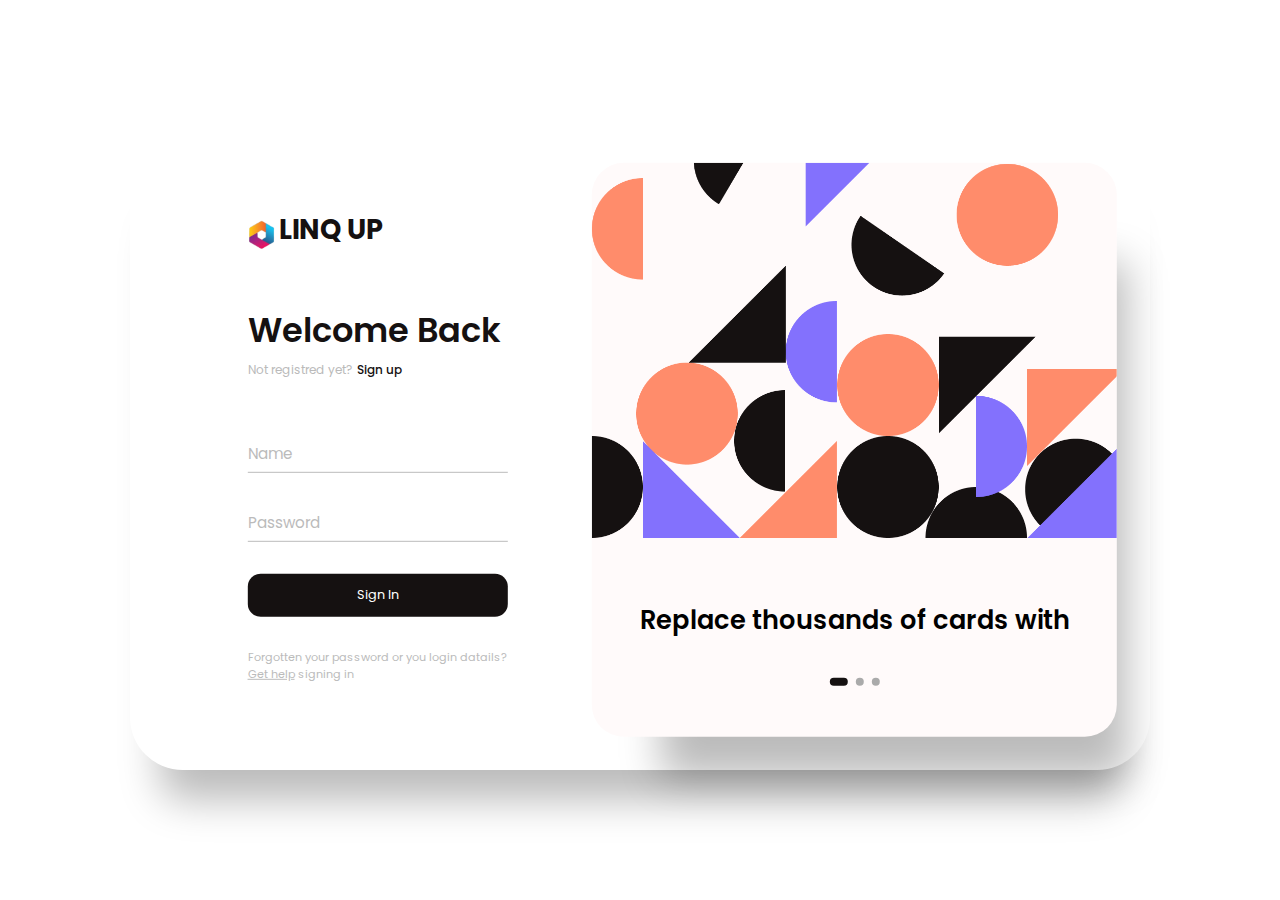
<file: signup-login/index.html>
<!DOCTYPE html>
<html lang="en">
  <head>
    <meta charset="UTF-8" />
    <meta http-equiv="X-UA-Compatible" content="IE=edge" />
    <meta name="viewport" content="width=device-width, initial-scale=1.0" />
    <title>Sign in</title>
    <link rel="stylesheet" href="style.css" />
    <link rel="icon" href="./img/favicon.png">
  </head>
  <body>
    <main>
      <div class="box">
        <div class="inner-box">
          <div class="forms-wrap">
            <form action="index.html" autocomplete="off" class="sign-in-form">
              <div class="logo">
                <img src="./img/favicon.png" alt="linq up" />
                <h4>LINQ UP</h4>
              </div>

              <div class="heading">
                <h2>Welcome Back</h2>
                <h6>Not registred yet?</h6>
                <a href="#" class="toggle">Sign up</a>
              </div>

              <div class="actual-form">
                <div class="input-wrap">
                  <input
                    type="text"
                    minlength="4"
                    class="input-field"
                    autocomplete="off"
                    required
                  />
                  <label>Name</label>
                </div>

                <div class="input-wrap">
                  <input
                    type="password"
                    minlength="4"
                    class="input-field"
                    autocomplete="off"
                    required
                  />
                  <label>Password</label>
                </div>

                <input type="submit" value="Sign In" class="sign-btn" />

                <p class="text">
                  Forgotten your password or you login datails?
                  <a href="https://wa.me/+201004805047">Get help</a> signing in
                </p>
              </div>
            </form>

            <form action="index.html" autocomplete="off" class="sign-up-form">
              <div class="logo">
                <img src="./img/favicon.png" alt="linq up" />
                <h4>LINQUP</h4>
              </div>

              <div class="heading">
                <h2>Get Started</h2>
                <h6>Already have an account?</h6>
                <a href="#" class="toggle">Sign in</a>
              </div>

              <div class="actual-form">
                <div class="input-wrap">
                  <input
                    type="text"
                    minlength="4"
                    class="input-field"
                    autocomplete="off"
                    required
                  />
                  <label>Name</label>
                </div>

                <div class="input-wrap">
                  <input
                    type="email"
                    class="input-field"
                    autocomplete="off"
                    required
                  />
                  <label>Email</label>
                </div>

                <div class="input-wrap">
                  <input
                    type="password"
                    minlength="4"
                    class="input-field"
                    autocomplete="off"
                    required
                  />
                  <label>Password</label>
                </div>

                  <div class="input-wrap">
                    <input
                      type="number"
                      minlength="4"
                      maxlength="4"
                      class="input-field"
                      autocomplete="off"
                      required
                    />
                    <label>Purchase Code</label>
                  </div>
                

                <input type="submit" value="Sign Up" class="sign-btn" />

                <p class="text">
                  By signing up, I agree to the
                  <a href="#">Terms of Services</a> <br> 
                  <a href="https://wa.me/+201004805047">Support</a>
                </p>
              </div>
            </form>
          </div>

          <div class="carousel">
            <div class="images-wrapper">
              <img src="./img/image1.png" class="image img-1 show" alt="" />
              <img src="./img/image2.png" class="image img-2" alt="" />
              <img src="./img/image3.png" class="image img-3" alt="" />
            </div>

            <div class="text-slider">
              <div class="text-wrap">
                <div class="text-group">
                  <h2>Replace thousands of cards with LINQUP</h2>
                  <h2>Powered By NFC</h2>
                  <h2>Easy To Share Your contact</h2>
                </div>
              </div>

              <div class="bullets">
                <span class="active" data-value="1"></span>
                <span data-value="2"></span>
                <span data-value="3"></span>
              </div>
            </div>
          </div>
        </div>
      </div>
    </main>

    <!-- Javascript file -->

    <script src="app.js"></script>
  </body>
</html>
</file>
<file: signup-login/style.css>
@import url("https://fonts.googleapis.com/css2?family=Poppins:wght@200;300;400;500;600;700;800&display=swap");

*,
*::before,
*::after {
  padding: 0;
  margin: 0;
  box-sizing: border-box;
}

body,
input {
  font-family: "Poppins", sans-serif;
}

main {
  width: 100%;
  min-height: 100vh;
  overflow: hidden;
  background-color: #ffffff;
  padding: 2rem;
  display: flex;
  align-items: center;
  justify-content: center;
}

.box {
  position: relative;
  width: 100%;
  max-width: 1020px;
  height: 640px;
  background-color: #fff;
  border-radius: 3.3rem;
  box-shadow: 0 60px 40px -30px rgba(0, 0, 0, 0.27);
}

.inner-box {
  position: absolute;
  width: calc(100% - 4.1rem);
  height: calc(100% - 4.1rem);
  top: 50%;
  left: 50%;
  transform: translate(-50%, -50%);
}

.forms-wrap {
  position: absolute;
  height: 100%;
  width: 45%;
  top: 0;
  left: 0;
  display: grid;
  grid-template-columns: 1fr;
  grid-template-rows: 1fr;
  transition: 0.8s ease-in-out;
}

form {
  max-width: 260px;
  width: 100%;
  margin: 0 auto;
  height: 100%;
  display: flex;
  flex-direction: column;
  justify-content: space-evenly;
  grid-column: 1 / 2;
  grid-row: 1 / 2;
  transition: opacity 0.02s 0.4s;
}

form.sign-up-form {
  opacity: 0;
  pointer-events: none;
}

.logo {
  display: flex;
  align-items: center;
}

.logo img {
  width: 27px;
  margin-right: 0.3rem;
}

.logo h4 {
  font-size: 1.7rem;
  margin-top: -9px;
  letter-spacing: -0.5px;
  color: #151111;
}

.heading h2 {
  font-size: 2.1rem;
  font-weight: 600;
  color: #151111;
}

.heading h6 {
  color: #bababa;
  font-weight: 400;
  font-size: 0.75rem;
  display: inline;
}

.toggle {
  color: #151111;
  text-decoration: none;
  font-size: 0.75rem;
  font-weight: 500;
  transition: 0.3s;
}

.toggle:hover {
  color: #0858b5d3;
}

.input-wrap {
  position: relative;
  height: 37px;
  margin-bottom: 2rem;
}

.input-field {
  position: absolute;
  width: 100%;
  height: 100%;
  background: none;
  border: none;
  outline: none;
  border-bottom: 1px solid #bbb;
  font-size: 0.95rem;
  color: #151111;
  transition: 0.4s;
}

label {
  position: absolute;
  left: 0;
  top: 50%;
  transform: translateY(-50%);
  font-size: 0.95rem;
  color: #bbb;
  pointer-events: none;
  transition: 0.4s;
}

.input-field.active {
  border-bottom-color: #151111;
}

.input-field.active + label {
  font-size: 0.75rem;
  top: -2px;
}

.sign-btn {
  display: inline-block;
  width: 100%;
  height: 43px;
  background-color: #151111;
  color: #fff;
  border: none;
  cursor: pointer;
  border-radius: 0.8rem;
  font-size: 0.8rem;
  margin-bottom: 2rem;
  transition: 0.3s;
}

.sign-btn:hover {
  background-color: #ffffff;
  color: #151111;
  box-shadow: 0 0 0 2px #151111, 0 0 0 3px #ffffff;
}

.text {
  color: #bbb;
  font-size: 0.7rem;
}

.text a {
  color: #bbb;
  transition: 0.3s;
}

.text a:hover {
  color: #0858b5d3;
}

main.sign-up-mode form.sign-in-form {
  opacity: 0;
  pointer-events: none;
}

main.sign-up-mode form.sign-up-form {
  opacity: 1;
  pointer-events: all;
}

main.sign-up-mode .forms-wrap {
  left: 55%;
}

main.sign-up-mode .carousel {
  left: 0%;
}

.carousel {
  position: absolute;
  height: 100%;
  width: 55%;
  left: 45%;
  top: 0;
  background-color: hsl(0, 100%, 99%);
  border-radius: 2rem;
  display: grid;
  grid-template-rows: auto 1fr;
  padding-bottom: 2rem;
  overflow: hidden;
  transition: 0.8s ease-in-out;
  box-shadow: 40px 70px 40px -30px rgba(0, 0, 0, 0.27);
}

.images-wrapper {
  display: grid;
  grid-template-columns: 1fr;
  grid-template-rows: 1fr;
}

.image {
  width: 100%;
  grid-column: 1/2;
  grid-row: 1/2;
  opacity: 0;
  transition: opacity 0.3s, transform 0.5s;
}

.img-1 {
  transform: translate(0, -50px);
}

.img-2 {
  transform: scale(0.4, 0.5);
}

.img-3 {
  transform: scale(0.3) rotate(-20deg);
}

.image.show {
  opacity: 1;
  transform: none;
}

.text-slider {
  display: flex;
  align-items: center;
  justify-content: center;
  flex-direction: column;
}

.text-wrap {
  max-height: 2.2rem;
  overflow: hidden;
  margin-bottom: 2.5rem;
}

.text-group {
  display: flex;
  flex-direction: column;
  text-align: center;
  transform: translateY(0);
  transition: 0.5s;
}

.text-group h2 {
  line-height: 2.2rem;
  font-weight: 600;
  font-size: 1.6rem;
}

.bullets {
  display: flex;
  align-items: center;
  justify-content: center;
}

.bullets span {
  display: block;
  width: 0.5rem;
  height: 0.5rem;
  background-color: #aaa;
  margin: 0 0.25rem;
  border-radius: 50%;
  cursor: pointer;
  transition: 0.3s;
}

.bullets span.active {
  width: 1.1rem;
  background-color: #151111;
  border-radius: 1rem;
}

@media (max-width: 850px) {
  .box {
    height: auto;
    max-width: 550px;
    overflow: hidden;
  }

  .inner-box {
    position: static;
    transform: none;
    width: revert;
    height: revert;
    padding: 2rem;
  }

  .forms-wrap {
    position: revert;
    width: 100%;
    height: auto;
  }

  form {
    max-width: revert;
    padding: 1.5rem 2.5rem 2rem;
    transition: transform 0.8s ease-in-out, opacity 0.45s linear;
  }

  .heading {
    margin: 2rem 0;
  }

  form.sign-up-form {
    transform: translateX(100%);
  }

  main.sign-up-mode form.sign-in-form {
    transform: translateX(-100%);
  }

  main.sign-up-mode form.sign-up-form {
    transform: translateX(0%);
  }

  .carousel {
    position: revert;
    height: auto;
    width: 100%;
    padding: 3rem 2rem;
    display: flex;
  }

  .images-wrapper {
    display: none;
  }

  .text-slider {
    width: 100%;
  }
}

@media (max-width: 530px) {
  main {
    padding: 1rem;
  }

  .box {
    border-radius: 2rem;
  }

  .inner-box {
    padding: 1rem;
  }

  .carousel {
    padding: 1.5rem 1rem;
    border-radius: 1.6rem;
  }

  .text-wrap {
    margin-bottom: 1rem;
  }

  .text-group h2 {
    font-size: 1.2rem;
  }

  form {
    padding: 1rem 2rem 1.5rem;
  }
}
</file>
